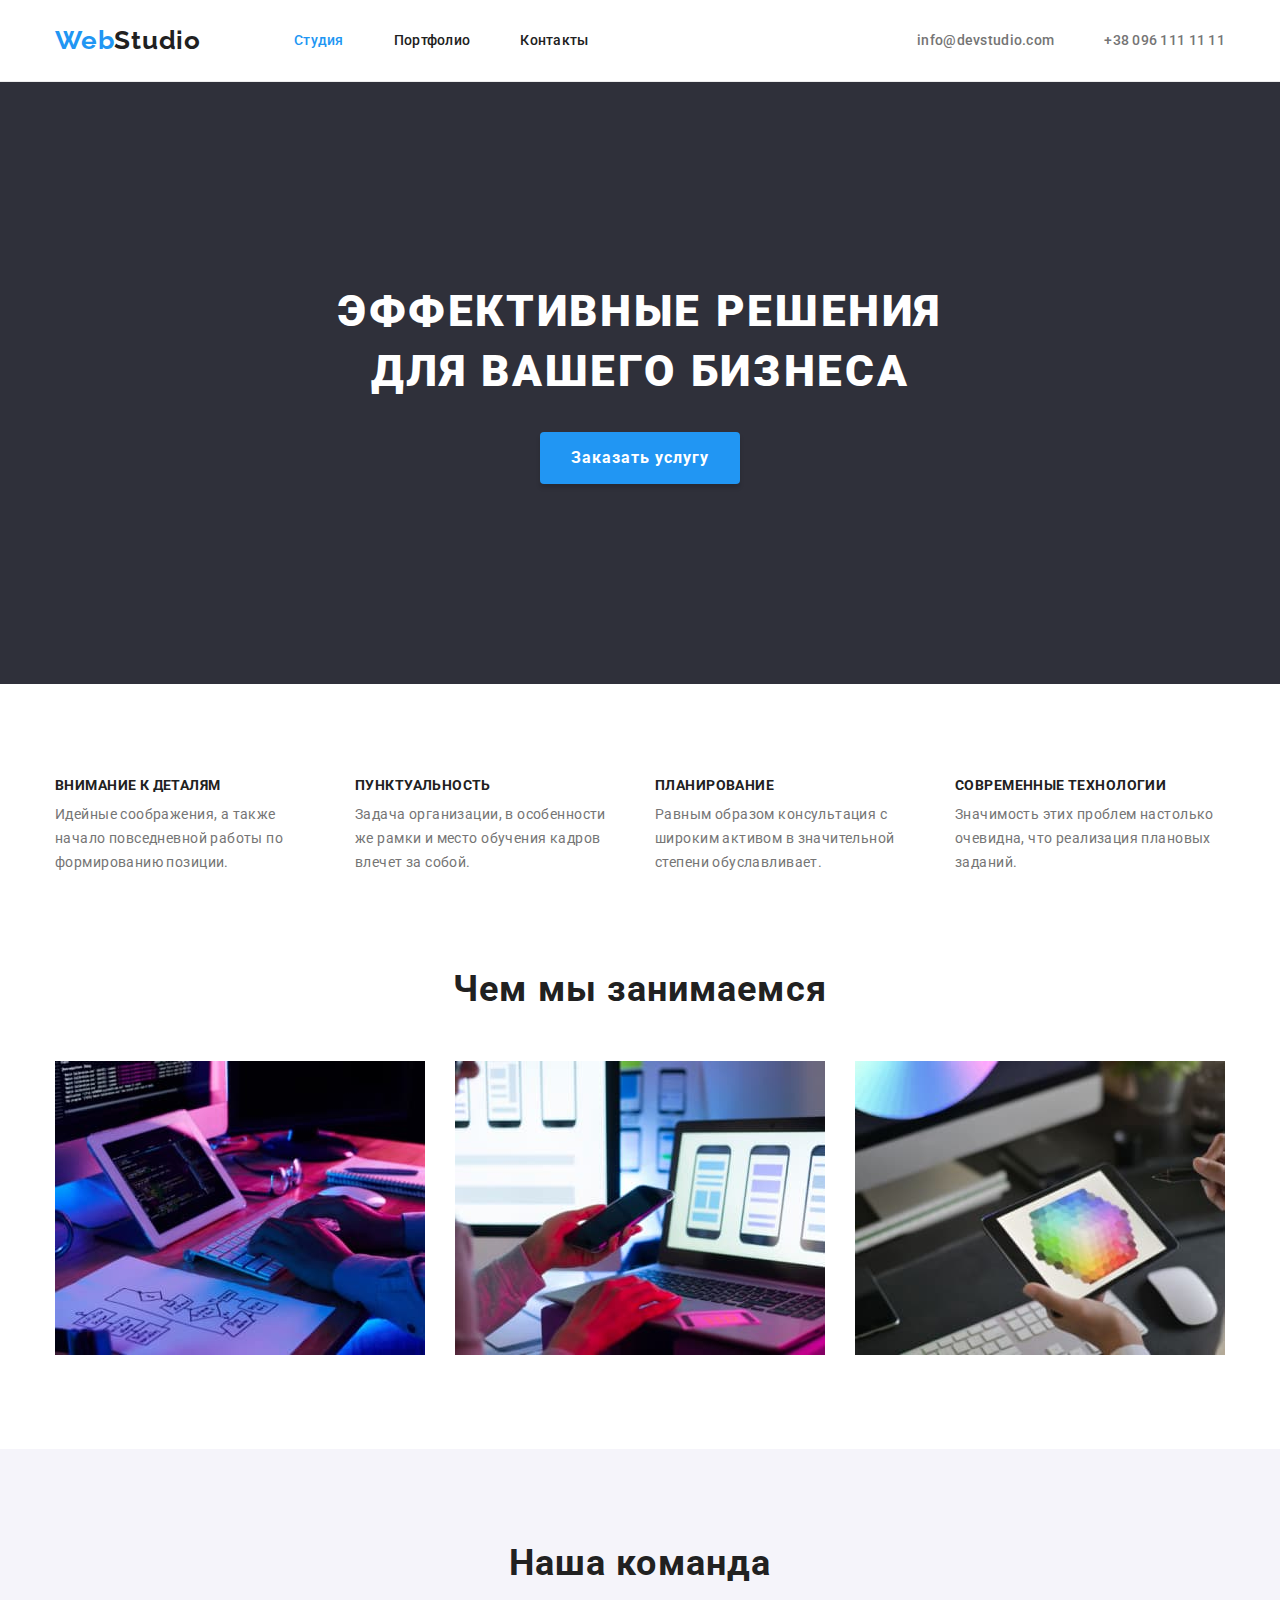
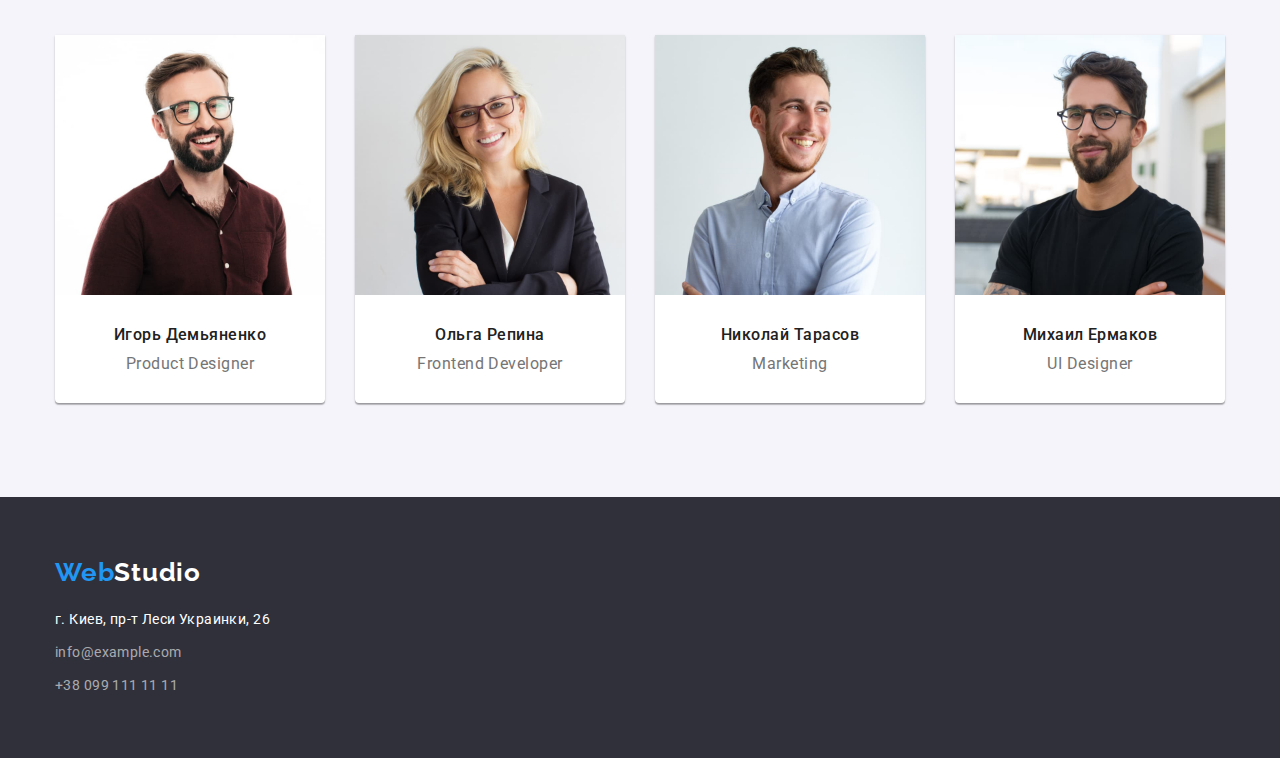
<file: index.html>
<!DOCTYPE html>
<html lang="en">

<head>
   <meta charset="UTF-8">
   <meta http-equiv="X-UA-Compatible" content="IE=edge">
   <meta name="viewport" content="width=device-width, initial-scale=1.0">
   <link rel="stylesheet" href="./css/modern-normalize.css">
   <link rel="preconnect" href="https://fonts.googleapis.com">
   <link rel="preconnect" href="https://fonts.gstatic.com" crossorigin>
   <link
      href="https://fonts.googleapis.com/css2?family=Raleway:wght@700&family=Roboto:wght@400;500;700;900&family=Zen+Antique&display=swap"
      rel="stylesheet">
   <link rel="stylesheet" href="./css/styles.css">
   <title>Goit дз №2</title>
</head>

<body>
   <header class="main-header">
      <div class="container main-header-wrapper">
         <a href="#" class="header-logo link">Web<span class="header-logo-studio">Studio</span></a>
         <nav class="header-nav">
            <ul class="list header-nav-list">
               <li class="header-nav-item">
                  <a href="./index.html" class="header-nav-link link current">Студия</a>
               </li>
               <li class="header-nav-item">
                  <a href="./portfolio.html" class="header-nav-link link">Портфолио</a>
               </li>
               <li class="header-nav-item">
                  <a href="#" class="header-nav-link link">Контакты</a>
               </li>
            </ul>
         </nav>
         <ul class="list header-contacts">
            <li class="header-contacts-item">
               <a href="mailto:info@devstudio.com" class="header-contact-link link">info@devstudio.com</a>
            </li>
            <li class="header-contacts-item">
               <a href="tel:+380961111111" class="header-contact-link link">+38 096 111 11 11</a>
            </li>
         </ul>
      </div>
   </header>
   <main>
      <section class="hero">
         <div class="container">
            <h1 class="hero-title">Эффективные решения для вашего бизнеса</h1>
            <button type="button" class="hero-btn link">Заказать услугу</button>
         </div>
      </section>
      <section class="section">
         <div class="container">
            <h2 class="visually-hidden">Преимущества</h2>
            <ul class="list advantages-list">
               <li class="advantages-item">
                  <h3 class="advantages-item-title">Внимание к деталям</h3>
                  <p class="advantages-item-text">Идейные соображения, а также начало повседневной работы по формированию
                     позиции.</p>
               </li>
               <li class="advantages-item">
                  <h3 class="advantages-item-title">Пунктуальность</h3>
                  <p class="advantages-item-text">Задача организации, в особенности же рамки и место обучения кадров влечет
                     за собой.</p>
               </li>
               <li class="advantages-item">
                  <h3 class="advantages-item-title">Планирование</h3>
                  <p class="advantages-item-text">Равным образом консультация с широким активом в значительной степени
                     обуславливает.</p>
               </li>
               <li class="advantages-item">
                  <h3 class="advantages-item-title">Современные технологии</h3>
                  <p class="advantages-item-text">Значимость этих проблем настолько очевидна, что реализация плановых
                     заданий.</p>
               </li>
            </ul>
         </div>
      </section>
      <section class="direction section">
         <div class="container">
            <h2 class="section-title">Чем мы занимаемся</h2>
            <ul class="list direction-list">
               <li class="direction-item">
                  <img src="images/section_3_image_1.jpg" alt="" width="370" height="294">
               </li>
               <li class="direction-item">
                  <img src="images/section_3_image_2.jpg" alt="" width="370" height="294">
               </li>
               <li class="direction-item">
                  <img src="images/section_3_image_3.jpg" alt="" width="370" height="294">
               </li>
            </ul>
         </div>
      </section>
      <section class="team section">
         <div class="container">
            <h2 class="section-title">Наша команда</h2>
            <ul class="list team-list">
               <li class="team-item">
                  <img class="team-list-image" src="images/our_team_image_1.jpg" alt="" width="270" height="260">
                  <div class="team-item-content">
                     <h3 class="team-item-header">Игорь Демьяненко</h3>
                     <p class="team-item-text">Product Designer</p>
                  </div>
               </li>
               <li class="team-item">
                  <img class="team-list-image" src="images/our_team_image_2.jpg" alt="" width="270" height="260">
                  <div class="team-item-content">
                     <h3 class="team-item-header">Ольга Репина</h3>
                     <p class="team-item-text">Frontend Developer</p>
                  </div>
               </li>
               <li class="team-item">
                  <img class="team-list-image" src="images/our_team_image_3.jpg" alt="" width="270" height="260">
                  <div class="team-item-content">
                     <h3 class="team-item-header">Николай Тарасов</h3>
                     <p class="team-item-text">Marketing</p>
                  </div>
               </li>
               <li class="team-item">
                  <img class="team-list-image" src="images/our_team_image_4.jpg" alt="" width="270" height="260">
                  <div class="team-item-content">
                     <h3 class="team-item-header">Михаил Ермаков</h3>
                     <p class="team-item-text">UI Designer</p>
                  </div>
               </li>
            </ul>
         </div>
      </section>
   </main>
   <footer class="footer">
      <div class="container">
         <a href="#" class="link footer-logo">Web<span class="footer-logo-studio">Studio</span></a>
         <address class="footer-adres">
            <ul class="list">
               <li class="footer-adres-item">
                  <a href="https://goo.gl/maps/wdXm3B6LtDU9Rzfq5" class="footer-item-local link" target="_blank"
                     rel="noreferrer noopener">г. Киев, пр-т
                     Леси Украинки, 26</a>
               </li>
               <li class="footer-adres-item">
                  <a href="mailto:info@example.com" class="footer-adres-link link">info@example.com</a>
               </li>
               <li class="footer-adres-item">
                  <a href="tel:+380991111111" class="footer-adres-link link">+38 099 111 11 11</a>
               </li>
            </ul>
         </address>
      </div>
   </footer>
</body>

</html>
</file>
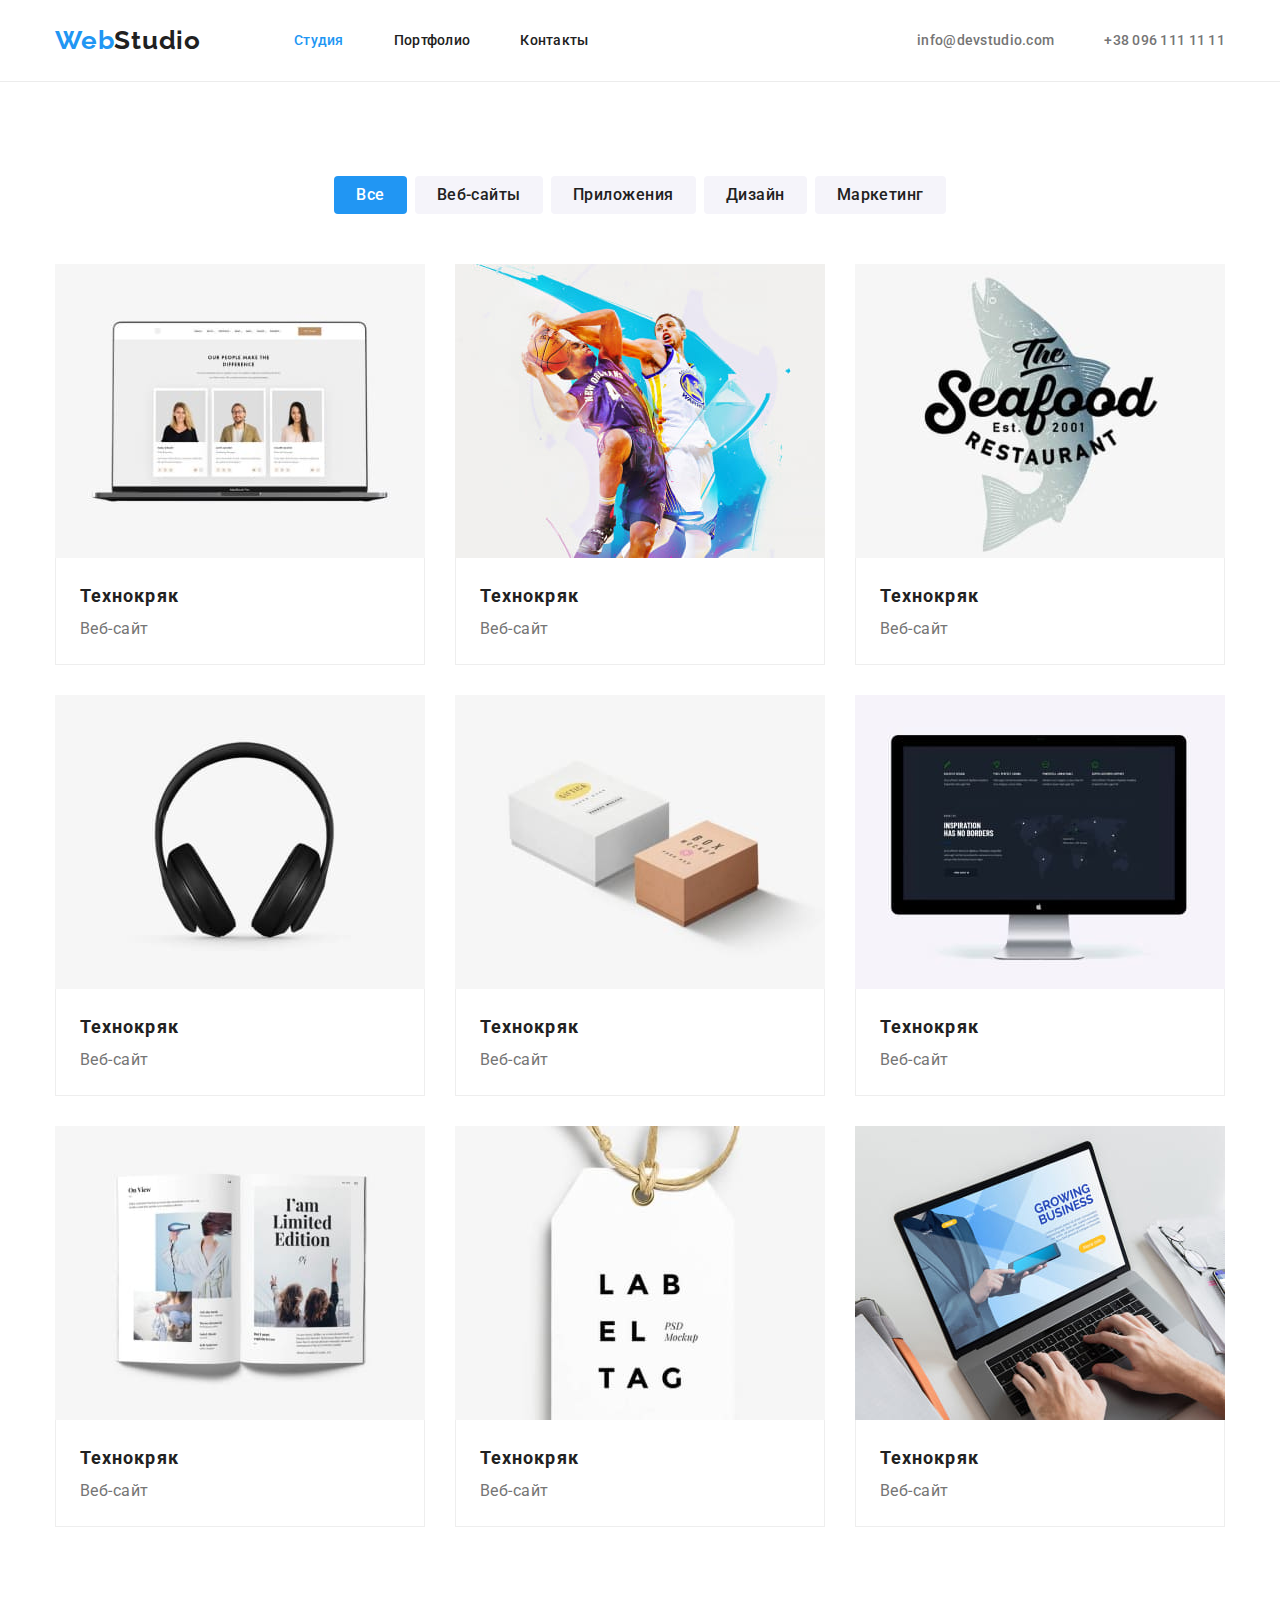
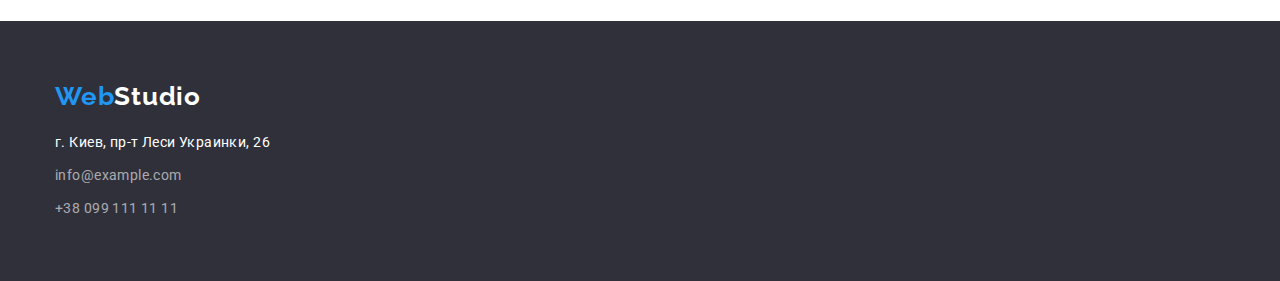
<file: portfolio.html>
<!DOCTYPE html>
<html lang="en">

<head>
   <meta charset="UTF-8">
   <meta http-equiv="X-UA-Compatible" content="IE=edge">
   <meta name="viewport" content="width=device-width, initial-scale=1.0">
   <link rel="stylesheet" href="./css/modern-normalize.css">
   <link rel="preconnect" href="https://fonts.googleapis.com">
   <link rel="preconnect" href="https://fonts.gstatic.com" crossorigin>
   <link
      href="https://fonts.googleapis.com/css2?family=Raleway:wght@700&family=Roboto:wght@400;500;700;900&family=Zen+Antique&display=swap"
      rel="stylesheet">
   <link rel="stylesheet" href="./css/styles.css">
   <title>Goit дз №2</title>
</head>

<body>
   <header class="main-header">
      <div class="container main-header-wrapper">
         <a href="#" class="header-logo link">Web<span class="header-logo-studio">Studio</span></a>
         <nav class="header-nav">
            <ul class="list header-nav-list">
               <li class="header-nav-item">
                  <a href="./index.html" class="header-nav-link link current">Студия</a>
               </li>
               <li class="header-nav-item">
                  <a href="./portfolio.html" class="header-nav-link link">Портфолио</a>
               </li>
               <li class="header-nav-item">
                  <a href="#" class="header-nav-link link">Контакты</a>
               </li>
            </ul>
         </nav>
         <ul class="list header-contacts">
            <li class="header-contacts-item">
               <a href="mailto:info@devstudio.com" class="header-contact-link link">info@devstudio.com</a>
            </li>
            <li class="header-contacts-item">
               <a href="tel:+380961111111" class="header-contact-link link">+38 096 111 11 11</a>
            </li>
         </ul>
      </div>
   </header>
   <main>
      <section class=" section">
         <div class="container">
            <h1 class="visually-hidden">Портфолио выполненных работ</h1>
            <ul class="portfolio-nav list">
               <li class="portfolio-nav-item">
                  <button type="button" class="portfolio-nav-button active">Все</button>
               </li>
               <li class="portfolio-nav-item">
                  <button type="button" class="portfolio-nav-button">Веб-сайты</button>
               </li>
               <li class="portfolio-nav-item">
                  <button type="button" class="portfolio-nav-button">Приложения</button>
               </li>
               <li class="portfolio-nav-item">
                  <button type="button" class="portfolio-nav-button">Дизайн</button>
               </li>
               <li class="portfolio-nav-item">
                  <button type="button" class="portfolio-nav-button">Маркетинг</button>
               </li>
            </ul>
            <ul class="portfolio-list list">
               <li class="portfolio-item">
                  <img src="images/portfolio_image_1.jpg" class="portfolio-image" alt="" width="370" height="294">
                  <div class="portfolio-item-container">
                     <h2 class="portfolio-item-header">Технокряк</h2>
                     <p class="portfolio-item-text">Веб-сайт</p>
                  </div>
               </li>
               <li class="portfolio-item">
                  <img src="images/portfolio_image_2.jpg" class="portfolio-image" alt="" width="370" height="294">
                  <div class="portfolio-item-container">
                    <h2 class="portfolio-item-header">Технокряк</h2>
                     <p class="portfolio-item-text">Веб-сайт</p>
                  </div>
               </li>
               <li class="portfolio-item">
                  <img src="images/portfolio_image_3.jpg" class="portfolio-image" alt="" width="370" height="294">
                  <div class="portfolio-item-container">
                     <h2 class="portfolio-item-header">Технокряк</h2>
                     <p class="portfolio-item-text">Веб-сайт</p>
                  </div>
               </li>
               <li class="portfolio-item">
                  <img src="images/portfolio_image_4.jpg" class="portfolio-image" alt="" width="370" height="294">
                  <div class="portfolio-item-container">
                     <h2 class="portfolio-item-header">Технокряк</h2>
                     <p class="portfolio-item-text">Веб-сайт</p>
                  </div>
               </li>
               <li class="portfolio-item">
                  <img src="images/portfolio_image_5.jpg" class="portfolio-image" alt="" width="370" height="294">
                  <div class="portfolio-item-container">
                     <h2 class="portfolio-item-header">Технокряк</h2>
                     <p class="portfolio-item-text">Веб-сайт</p>
                  </div>
               </li>
               <li class="portfolio-item">
                  <img src="images/portfolio_image_6.jpg" class="portfolio-image" alt="" width="370" height="294">
                  <div class="portfolio-item-container">
                     <h2 class="portfolio-item-header">Технокряк</h2>
                     <p class="portfolio-item-text">Веб-сайт</p>
                  </div>
               </li>
               <li class="portfolio-item">
                  <img src="images/portfolio_image_7.jpg" class="portfolio-image" alt="" width="370" height="294">
                  <div class="portfolio-item-container">
                     <h2 class="portfolio-item-header">Технокряк</h2>
                     <p class="portfolio-item-text">Веб-сайт</p>
                  </div>
               </li>
               <li class="portfolio-item">
                  <img src="images/portfolio_image_8.jpg" class="portfolio-image" alt="" width="370" height="294">
                  <div class="portfolio-item-container">
                     <h2 class="portfolio-item-header">Технокряк</h2>
                     <p class="portfolio-item-text">Веб-сайт</p>
                  </div>
               </li>
               <li class="portfolio-item">
                  <img src="images/portfolio_image_9.jpg" class="portfolio-image" alt="" width="370" height="294">
                  <div class="portfolio-item-container">
                     <h2 class="portfolio-item-header">Технокряк</h2>
                     <p class="portfolio-item-text">Веб-сайт</p>
                  </div>
               </li>
            </ul>
         </div>
      </section>
   </main>
   <footer class="footer">
      <div class="container">
         <a href="#" class="link footer-logo">Web<span class="footer-logo-studio">Studio</span></a>
         <address class="footer-adres">
            <ul class="list">
               <li class="footer-adres-item">
                  <a href="https://goo.gl/maps/wdXm3B6LtDU9Rzfq5" class="footer-item-local link" target="_blank"
                     rel="noreferrer noopener">г. Киев, пр-т
                     Леси Украинки, 26</a>
               </li>
               <li class="footer-adres-item">
                  <a href="mailto:info@example.com" class="footer-adres-link link">info@example.com</a>
               </li>
               <li class="footer-adres-item">
                  <a href="tel:+380991111111" class="footer-adres-link link">+38 099 111 11 11</a>
               </li>
            </ul>
         </address>
      </div>
   </footer>
</body>

</html>
</file>
<file: css/styles.css>
:root {
   --main-color-text: #212121;
   --second-color-text: #757575;
   --third-color-text: #FFFFFF;
   --accent-color-text:  #2196F3;
   --fourth-color-text: rgba(255, 255, 255, 0.6);

   --main-btn: #F5F4FA;
   --accent-btn: #2196F3;
}
ul, h1, h2, h3, h4, h5, h6, p, a {
   margin: 0px;
   padding: 0px;
}
body {
   font-family: Roboto, sans-serif;
}
.list {
   list-style-type: none;
}
.link {
   text-decoration: none;
}
.visually-hidden {
   position: absolute;
   white-space: nowrap;
   width: 1px;
   height: 1px;
   overflow: hidden;
   border: 0;
   padding: 0;
   clip: rect(0 0 0 0);
   clip-path: inset(50%);
   margin: -1px;
}

/*-----------------------SYSTEM---------------------------------*/
.section-title {
   font-weight: 700;
   font-size: 36px;
   line-height: 1.16;
   text-align: center;
   letter-spacing: 0.03em;
   color: var(--main-color-text);
   margin-bottom: 50px;
}
.container {
   width: 1200px;
   margin-left: auto;
   margin-right: auto;
   padding: 0px 15px;
}
.section {
   padding-top: 94px;
   padding-bottom: 94px;
}
/*-----------------------HEADER---------------------------------*/

.main-header {
   padding: 25px 0px;
   border-bottom: 1px solid #ECECEC;
}
.main-header-wrapper {
   display: flex;
   justify-content: space-between;
   align-items: center;
}
.header-logo {
   font-family: Raleway, sans-serif;
   font-weight: 700;
   font-size: 26px;
   line-height: 1.19;
   letter-spacing: 0.03em;
   color: var(--accent-color-text);
}
.header-logo:hover,
.header-logo:focus {
   color: var(--second-color-text);
}
.header-logo-studio {
   color: var(--main-color-text);
}
.header-nav {
   margin-left: 93px;
}
.header-nav-list {
   display: flex;
   align-items: center;
}
.header-nav-item:not(:last-child) {
   margin-right: 50px;
}
.header-nav-link {
   font-weight: 500;
   font-size: 14px;
   line-height: 1.14;
   letter-spacing: 0.02em;
   color: var(--main-color-text);
}
.header-nav-link:hover,
.header-nav-link:focus,
.header-nav-link.current {
   color: var(--accent-color-text);
}
.header-contact-link {
   font-weight: 500;
   font-size: 14px;
   line-height: 1.14;
   letter-spacing: 0.02em;
   color: var(--second-color-text);
}
.header-contact-link:hover, 
.header-contact-link:focus {
   color: var(--accent-color-text);
}
.header-contacts {
   display: flex;
   align-items: center;
   margin-left: auto;
}
.header-contacts-item:not(:first-child) {
   margin-left: 50px;
}

/*-----------------------HERO---------------------------------*/

.hero {
   background: #2F303A;
   padding: 200px 0px;
}
.hero-title {
   font-weight: 900;
   font-size: 44px;
   line-height: 1.36;
   text-align: center;
   letter-spacing: 0.06em;
   text-transform: uppercase;
   color: var(--third-color-text);
   margin-bottom: 30px;
   width: 700px;
   max-width: 100%;
   margin-left: auto;
   margin-right: auto;
}
.hero-btn {
   font-weight: 700;
   font-size: 16px;
   line-height: 1.87;
   text-align: center;
   letter-spacing: 0.06em;
   cursor: pointer;
   border: 1px solid transparent;
   margin-left: auto;
   margin-right: auto;
   background: var(--accent-btn);
   box-shadow: 0px 4px 4px rgba(0, 0, 0, 0.15);
   border-radius: 4px;
   color: var(--third-color-text);
   display: block;
   min-width: 200px;
   padding: 10px;
}
.hero-btn:hover, 
.hero-btn:focus {
   color: var(--accent-color-text);
   background: var(--main-btn);
}


/*-----------------------ADDVANTAGES---------------------------------*/
.advantages-list {
   display: flex;
   margin-left: -30px;
   flex-wrap: wrap;
   margin-top: -30px;
}
.advantages-item {
   width: calc(25% - 30px);
   margin-top: 30px;
   margin-left: 30px;
}
.advantages-item-title {
   font-weight: 700;
   font-size: 14px;
   line-height: 1.14;
   letter-spacing: 0.03em;
   text-transform: uppercase;
   color: var(--main-color-text);
   margin-bottom: 10px;
}
.advantages-item-text {
   font-size: 14px;
   line-height: 1.71;
   letter-spacing: 0.03em;
   color: var(--second-color-text);
}

/*------------------------DIRECTION-----------------------------------------*/
.direction {
   padding-top: 0px;
}
.direction-list {
   display: flex;
   flex-wrap: wrap;
   margin-left: -30px;
   margin-top: -30px;
}
.direction-item {
   width: calc( (100% / 3) - 30px);
   margin-left: 30px;
   margin-top: 30px;
}
.direction-item img {
   display: block;
   height: auto;
   max-width: 100%;
}
/*-----------------------TEAM---------------------------------*/

.team {
   background: #F5F4FA;
}
.team-list {
   display: flex;
   flex-wrap: wrap;
   margin-left: -30px;
   margin-top: -30px;
}
.team-item {
   width: calc(25% - 30px);
   background: #FFFFFF;
   margin-left: 30px;
   margin-top: 30px;
   box-shadow: 0px 1px 3px rgba(0, 0, 0, 0.12), 0px 1px 1px rgba(0, 0, 0, 0.14), 0px 2px 1px rgba(0, 0, 0, 0.2);
   border-radius: 0px 0px 4px 4px;
}
.team-list-image {
   width: 100%;
   height: auto;
   display: block;
}
.team-item-content {
   padding-left: 10px;
   padding-right: 10px;
   padding-top: 30px;
   padding-bottom: 30px;
}
.team-item-header {
   font-weight: 500;
   font-size: 16px;
   line-height: 1.19;
   text-align: center;
   letter-spacing: 0.03em;
   color: var(--main-color-text);
   margin-bottom: 10px;
}
.team-item-text {
   font-size: 16px;
   line-height: 1.19;
   text-align: center;
   letter-spacing: 0.03em;
   color: var(--second-color-text);
}

/*-----------------------FOOTER---------------------------------*/
.footer{ 
   background: #2F303A;
   padding-top: 60px;
   padding-bottom: 60px;
}
.footer-logo {
   font-family: Raleway, sans-serif;
   font-weight: 700;
   font-size: 26px;
   line-height: 1.19;
   letter-spacing: 0.03em;
   color: var(--accent-color-text);
   display: block;
   margin-bottom: 20px;
}
.footer-logo:hover,
.footer-logo:focus {
   color: var(--second-color-text);
}
.footer-logo-studio {
   color: var(--third-color-text);
}
.footer-item-local {
   font-size: 14px;
   line-height: 1.71;
   letter-spacing: 0.03em;
   color: var(--third-color-text);
}
.footer-item-local:hover, 
.footer-item-local:focus {
   color: var(--accent-color-text);
}
.footer-adres {
   font-style: normal;
}
.footer-adres-link {
   font-size: 14px;
   line-height: 1.71;
   letter-spacing: 0.03em;
   color: var(--fourth-color-text);
}
.footer-adres-link:hover,
.footer-adres-link:focus {
   color: var(--accent-color-text);
}
.footer-adres-item:not(:last-child) {
   margin-bottom: 9px;
}
/*-----------------------PORTFOLIO---------------------------------*/

.portfolio-nav {
   display: flex;
   flex-wrap: wrap;
   justify-content: center;
   margin-bottom: 50px;
}
.portfolio-nav-item:not(:last-child){
   margin-right: 8px;
}
.portfolio-nav-button {
   font-style: inherit;
   font-weight: 500;
   font-size: 16px;
   line-height: 1.62;
   text-align: center;
   padding: 6px 22px;
   outline: none;
   border: none;
   cursor: pointer;
   border-radius: 4px;
   letter-spacing: 0.03em;
   background: var(--main-btn);
   color: var(--main-color-text);
}

.portfolio-nav-button.active,
.portfolio-nav-button:hover,
.portfolio-nav-button:focus {
   color: var(--third-color-text);
   background: var(--accent-btn);
}
.portfolio-item-header {
   font-weight: 700;
   font-size: 18px;
   line-height: 2;
   letter-spacing: 0.06em;
   color: var(--main-color-text);
}
.portfolio-image {
   display: block;
   width: 100%;
   height: auto;
}
.portfolio-item-container {
   padding: 20px 24px;
   background: #FFFFFF;
   border-left: 1px solid #EEEEEE;
   border-right: 1px solid #EEEEEE;
   border-bottom: 1px solid #EEEEEE;
}
.portfolio-item-text {
   font-size: 16px;
   line-height: 1.87;
   letter-spacing: 0.03em;
   color: var(--second-color-text);
}
.portfolio-list {
   display: flex;
   flex-wrap: wrap;
   margin-left: -30px;
   margin-top: -30px;
}
.portfolio-item {
   width: calc( (100% / 3) - 30px);
   margin-left: 30px;
   margin-top: 30px;
}
</file>
